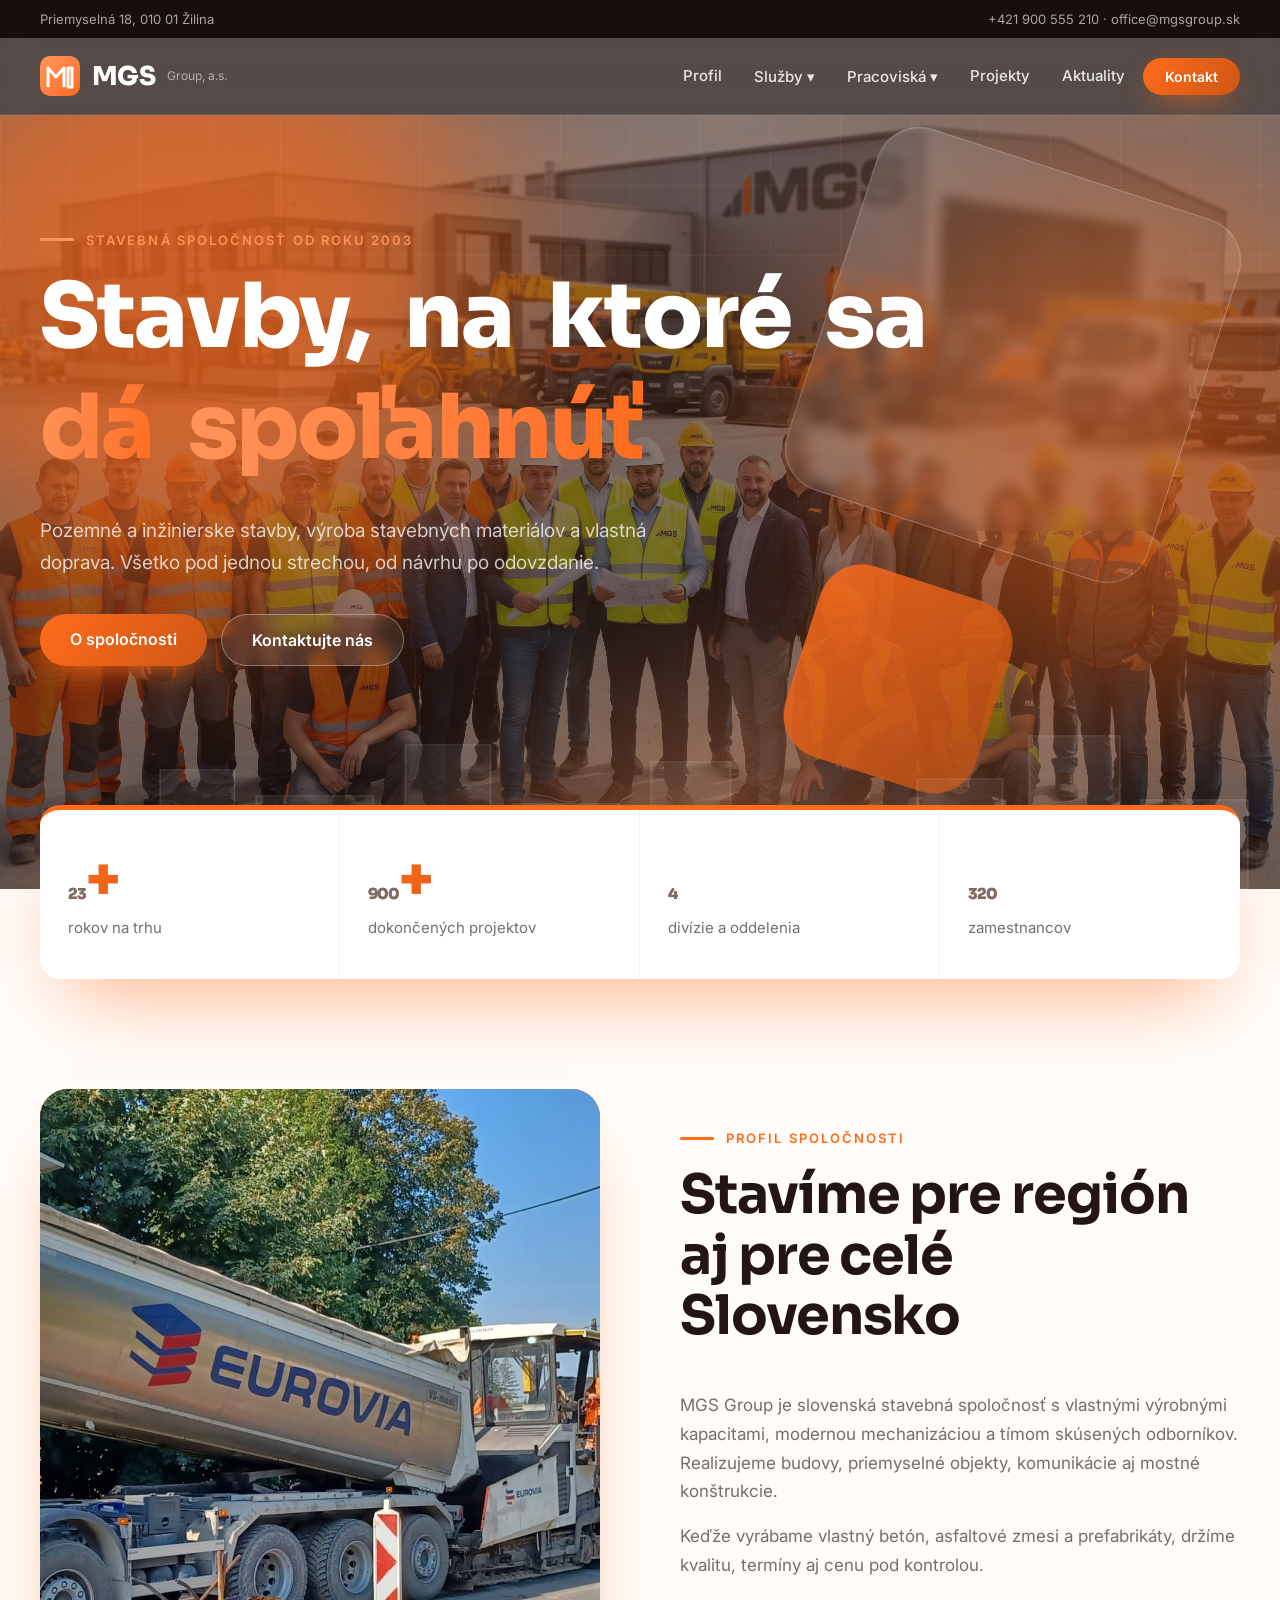
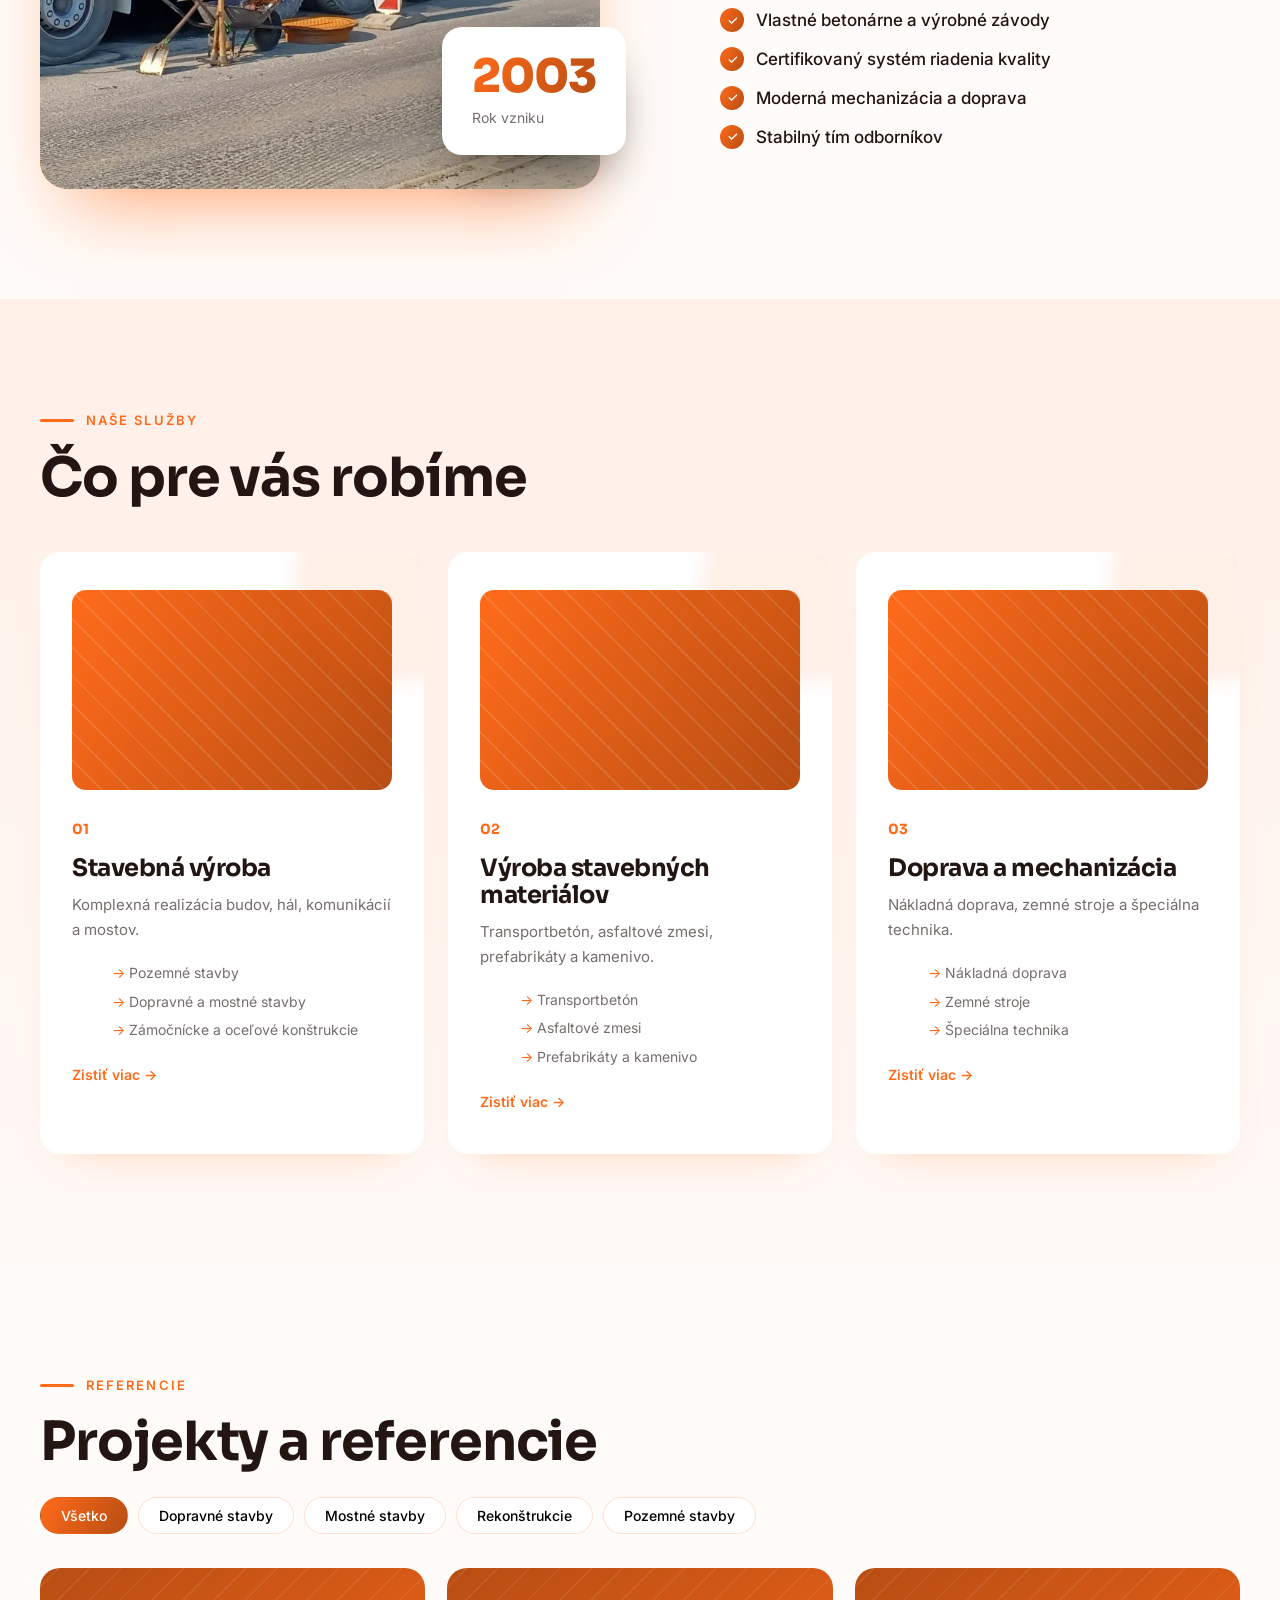
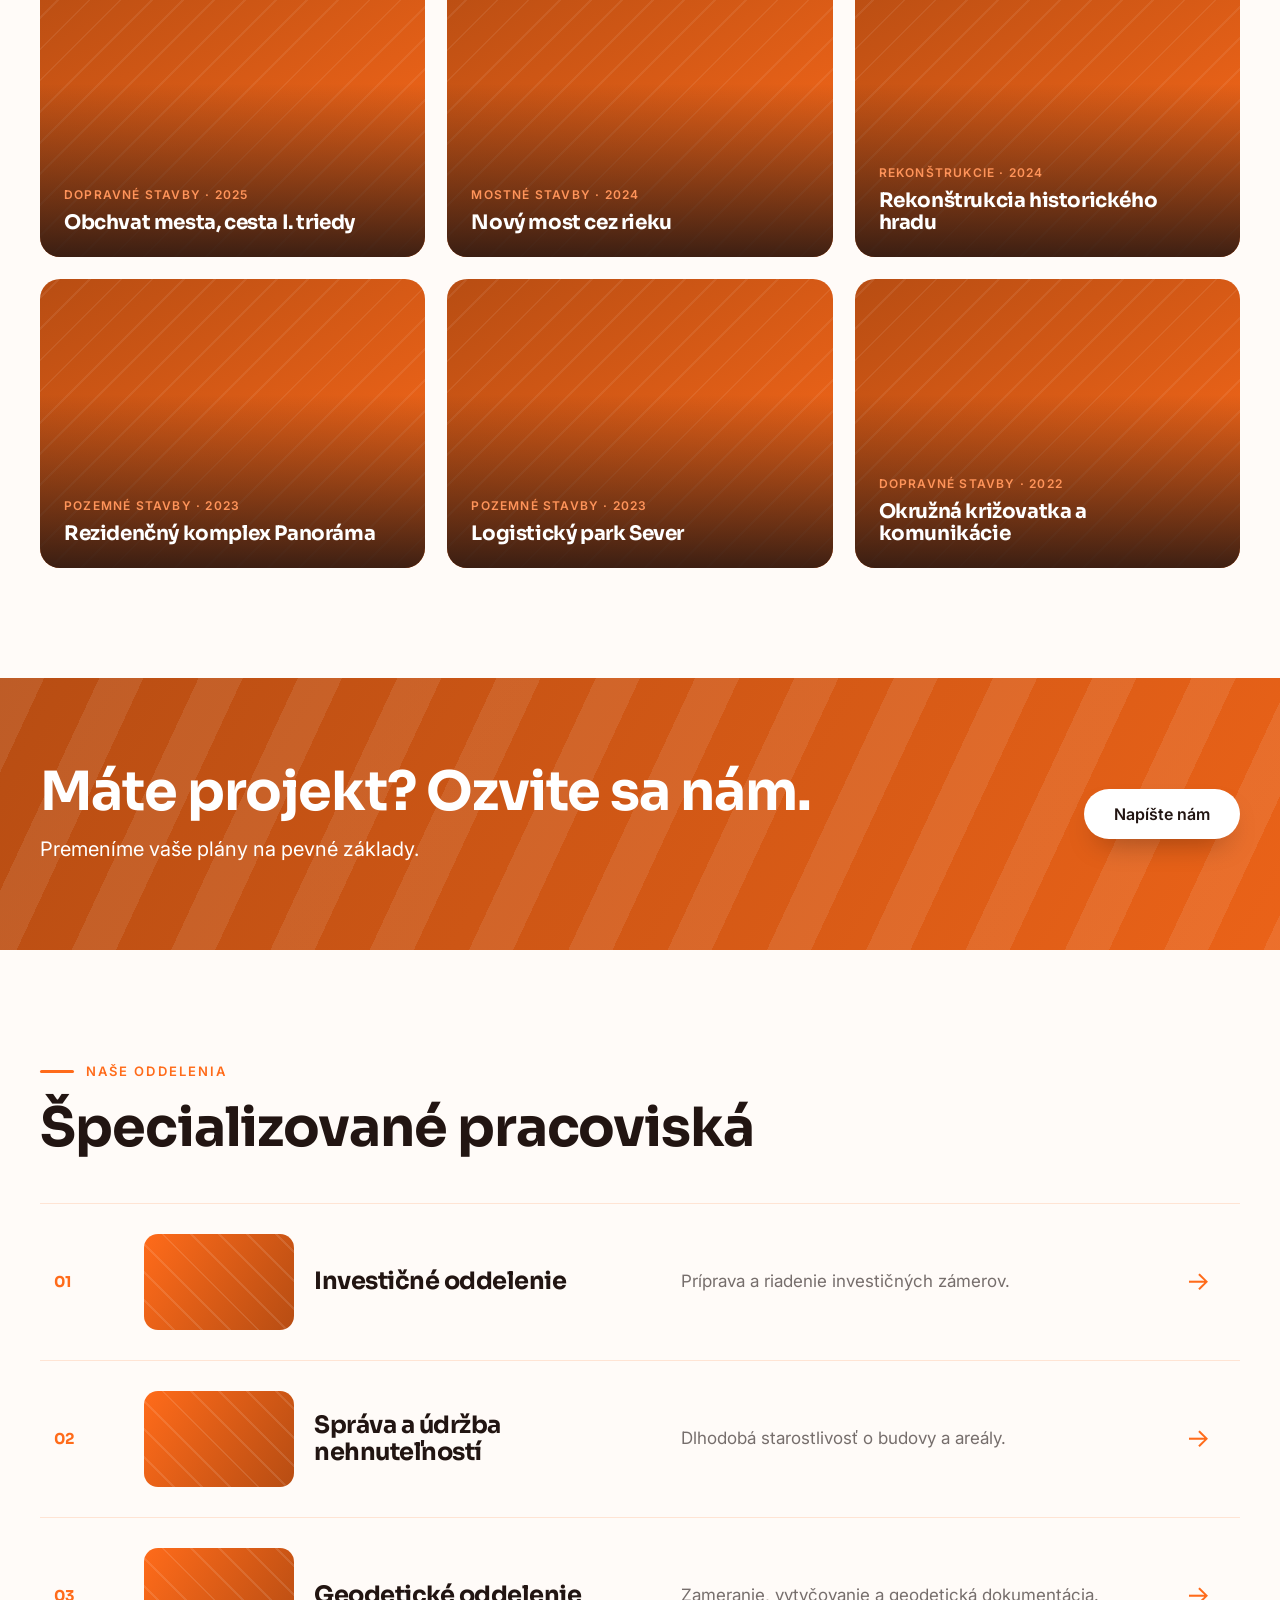
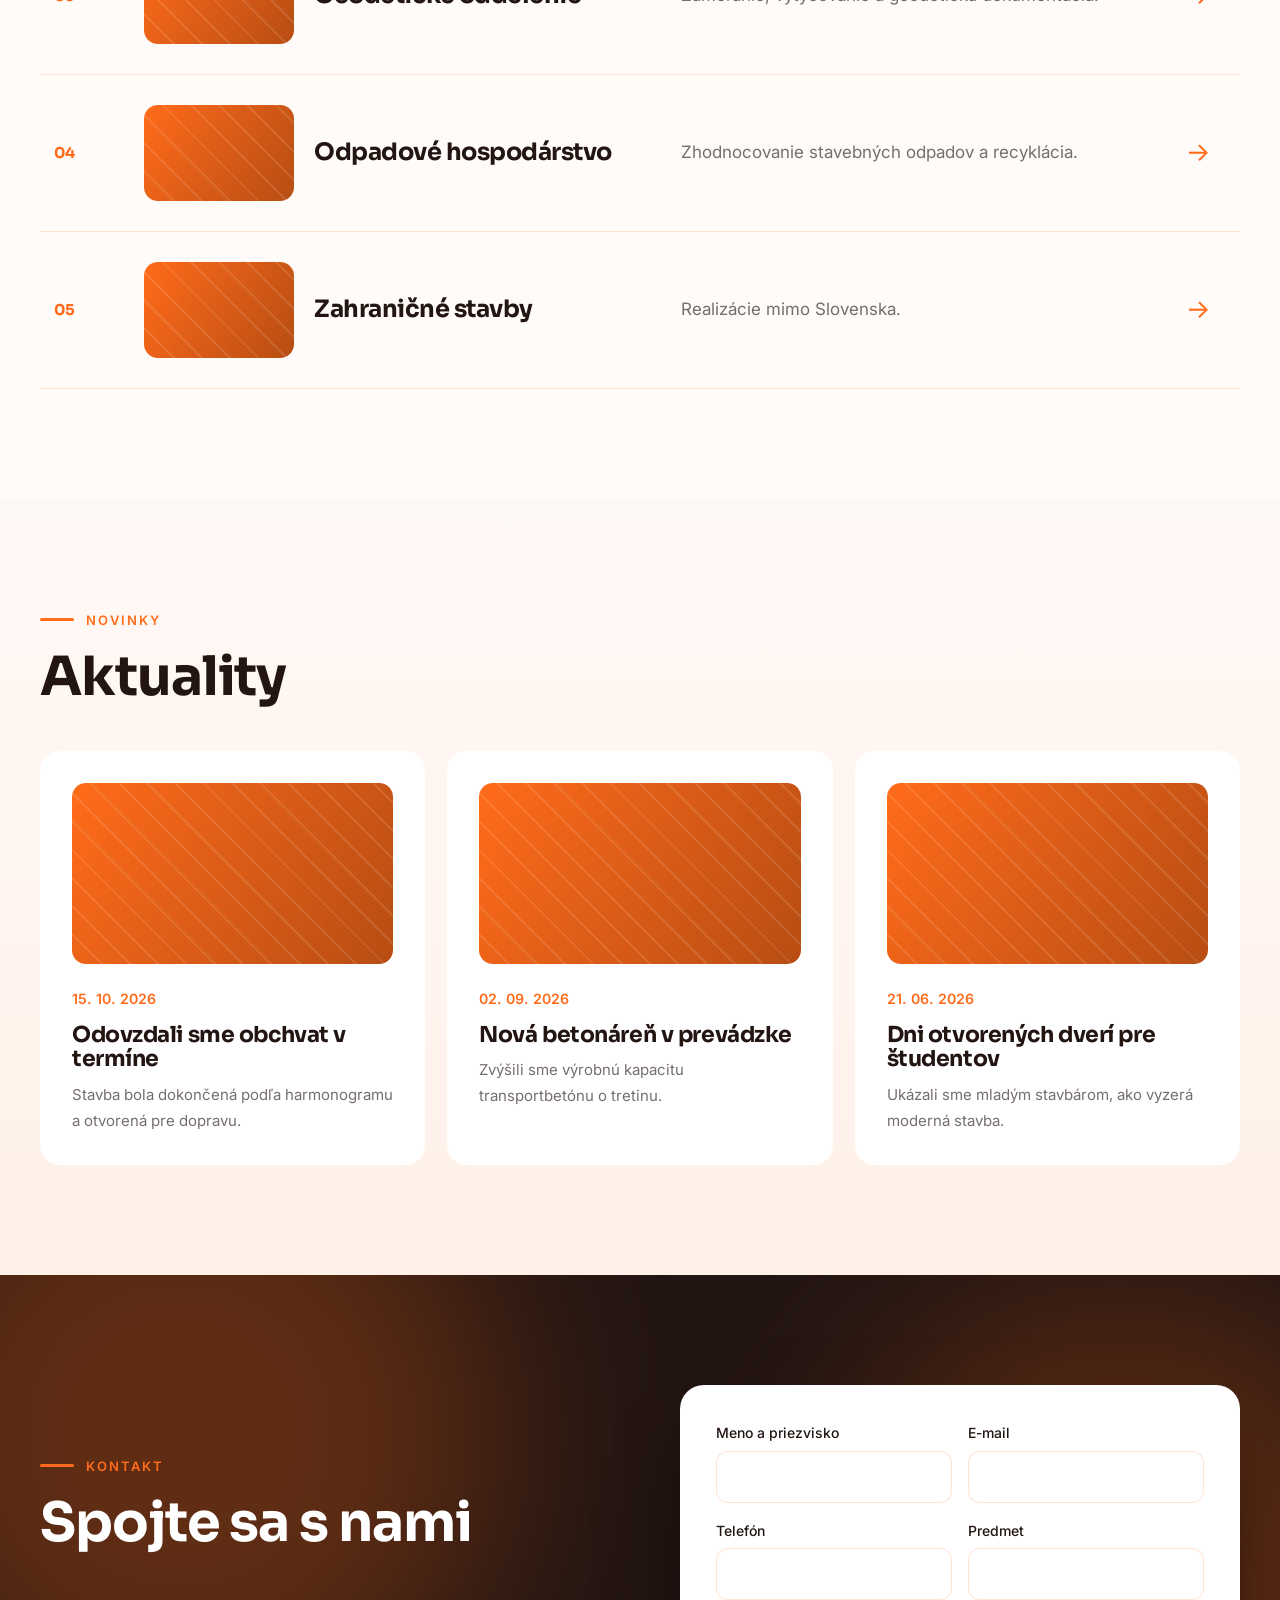
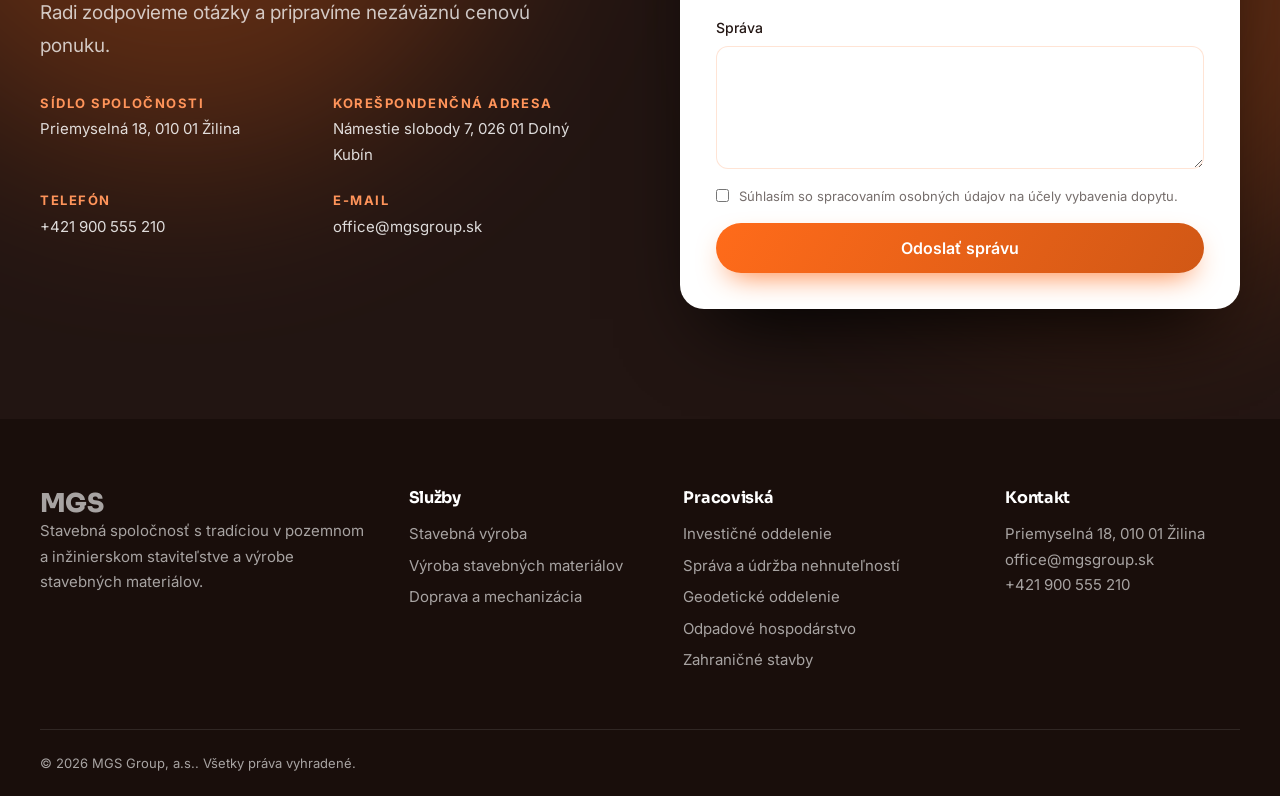
<file: index.html>
<!DOCTYPE html>
<html lang="sk">
<head>
<meta charset="utf-8">
<meta name="viewport" content="width=device-width, initial-scale=1">
<title>MGS Group – Stavebná spoločnosť</title>
<meta name="description" content="MGS Group, a.s. – pozemné a dopravné stavby, výroba stavebných materiálov, doprava a špecializované pracoviská.">
<link rel="preconnect" href="https://fonts.googleapis.com"><link rel="preconnect" href="https://fonts.gstatic.com" crossorigin>
<link href="https://fonts.googleapis.com/css2?family=Inter:wght@400;500;600&family=Sora:wght@600;700;800&display=swap" rel="stylesheet">
<link rel="stylesheet" href="/style.css">
</head>
<body>
<div class="progress" id="progress"></div>
<div class="topbar"><div class="wrap"><span id="t-addr"></span><span><a id="t-phone"></a> · <a id="t-mail"></a></span></div></div>
<header id="hdr"><div class="wrap bar">
<a class="logo" href="#hero" data-a="#hero"><svg viewBox="0 0 40 40" width="40" height="40"><defs><linearGradient id="lg" x1="0" y1="0" x2="1" y2="1"><stop style="stop-color:var(--ac2)"/><stop offset="1" style="stop-color:var(--ac)"/></linearGradient></defs><rect width="40" height="40" rx="10" fill="url(#lg)"/><path d="M8 31V12l8 9 8-9v19M28 31V12h4v19z" fill="none" stroke="#fff" stroke-width="3" stroke-linejoin="round"/></svg><b id="logo">MGS</b><small id="logoSub"></small></a>
<button class="burger" id="burger" aria-label="Menu" onclick="document.getElementById('nav').classList.toggle('open')"><i></i><i></i><i></i></button>
<nav id="nav"></nav></div></header>

<main id="home">
<section class="hero" id="hero">
<img class="bgimg" id="h-img" alt="" hidden>
<div class="mesh"><i></i><i></i><i></i></div><div class="grid"></div>
<div class="shape s1" data-p=".12"></div><div class="shape s2" data-p="-.08"></div>
<div class="wrap hero-in">
<p class="eyebrow" id="h-eyebrow"></p><h1 id="h-title"></h1><p class="lead" id="h-text"></p>
<div class="cta-row"><a class="btn" id="h-cta1" href="#profil" data-a="#profil"></a><a class="btn ghost" id="h-cta2" href="#kontakt" data-a="#kontakt"></a></div>
</div>
<svg class="sky" viewBox="0 0 1200 200" preserveAspectRatio="none" aria-hidden="true">
<g fill="#ffffff12" stroke="#ffffff30"><rect class="b" style="--i:0" x="40" y="110" width="90" height="90"/><rect class="b" style="--i:1" x="150" y="60" width="70" height="140"/><rect class="b" style="--i:2" x="240" y="90" width="110" height="110"/><rect class="b" style="--i:3" x="380" y="30" width="80" height="170"/><rect class="b" style="--i:4" x="480" y="100" width="100" height="100"/><rect class="b" style="--i:5" x="610" y="50" width="75" height="150"/><rect class="b" style="--i:6" x="710" y="120" width="120" height="80"/><rect class="b" style="--i:7" x="860" y="70" width="80" height="130"/><rect class="b" style="--i:8" x="965" y="20" width="85" height="180"/><rect class="b" style="--i:9" x="1070" y="95" width="100" height="105"/></g></svg>
</section>
<div class="wrap statwrap"><div class="stats" id="stats"></div></div>

<section id="profil"><div class="wrap two">
<div class="media rv"><div class="photo" id="p-photo"></div><div class="photo2" id="p-photo2"></div><div class="badge"><b id="p-year"></b><span id="p-ylabel"></span></div></div>
<div><p class="eyebrow rv" id="p-eyebrow"></p><h2 class="rv" id="p-title"></h2><div class="rv" id="p-text"></div><ul class="checks rv" id="p-points"></ul></div>
</div></section>

<section id="sluzby" class="tint"><div class="wrap">
<p class="eyebrow rv">Naše služby</p><h2 class="rv">Čo pre vás robíme</h2><div class="divs" id="divs"></div></div></section>

<section id="projekty"><div class="wrap">
<p class="eyebrow rv">Referencie</p><h2 class="rv">Projekty a referencie</h2>
<div class="chips rv" id="chips"></div><div class="projects" id="projects"></div></div></section>

<section class="banner"><img class="bgimg" id="b-img" alt="" hidden><div class="stripes"></div><div class="wrap bn">
<div><h2 class="rv" id="b-title"></h2><p class="rv" id="b-text"></p></div><a class="btn light rv" id="b-btn" href="#kontakt" data-a="#kontakt"></a></div></section>

<section id="pracoviska"><div class="wrap">
<p class="eyebrow rv">Naše oddelenia</p><h2 class="rv">Špecializované pracoviská</h2><div class="rows" id="rows"></div></div></section>

<section id="aktuality" class="tint"><div class="wrap">
<p class="eyebrow rv">Novinky</p><h2 class="rv">Aktuality</h2><div class="news" id="news"></div></div></section>
</main>

<main id="detail" hidden></main>

<section id="kontakt" class="dark"><div class="mesh soft"><i></i><i></i></div><div class="wrap two">
<div><p class="eyebrow rv">Kontakt</p><h2 class="rv" id="c-title"></h2><p class="lead rv" id="c-text"></p><div class="infos rv" id="infos"></div></div>
<form class="rv" name="kontakt" method="POST" data-netlify="true" action="/?odoslane">
<input type="hidden" name="form-name" value="kontakt">
<div class="f2"><label>Meno a priezvisko<input name="meno" required></label><label>E-mail<input name="email" type="email" required></label></div>
<div class="f2"><label>Telefón<input name="telefon"></label><label>Predmet<input name="predmet"></label></div>
<label>Správa<textarea name="sprava" rows="4" required></textarea></label>
<label class="chk"><input type="checkbox" required> Súhlasím so spracovaním osobných údajov na účely vybavenia dopytu.</label>
<button class="btn" type="submit">Odoslať správu</button>
</form></div></section>

<footer><div class="wrap cols">
<div><div class="logo f"><b id="f-name"></b></div><p>Stavebná spoločnosť s tradíciou v pozemnom a inžinierskom staviteľstve a výrobe stavebných materiálov.</p></div>
<div><h4>Služby</h4><div id="f-s"></div></div><div><h4>Pracoviská</h4><div id="f-p"></div></div>
<div><h4>Kontakt</h4><p id="f-contact"></p></div>
</div><div class="wrap copy">© <span id="yr"></span> <span id="f-legal"></span>. Všetky práva vyhradené.</div></footer>
<script src="/main.js"></script>
</body>
</html>
</file>
<file: style.css>
:root{--ac:#ff6b1a;--ac2:color-mix(in srgb,var(--ac) 72%,#fff);--acd:color-mix(in srgb,var(--ac) 72%,#000);--ink:color-mix(in srgb,var(--ac) 10%,#090b11);--ink2:color-mix(in srgb,var(--ac) 8%,#05060a);--bg:color-mix(in srgb,var(--ac) 3%,#fff);--t1:color-mix(in srgb,var(--ac) 10%,#fff);--t2:color-mix(in srgb,var(--ac) 4%,#fff);--mut:color-mix(in srgb,var(--ink) 62%,#fff);--v:var(--ac);--p:var(--ac);--c:var(--ac2);--o:var(--ac);--y:var(--ac2);--g:linear-gradient(120deg,var(--ac),var(--acd));--r:20px;--e:cubic-bezier(.2,.7,.2,1)}
*{box-sizing:border-box;margin:0}html{scroll-behavior:smooth;scroll-padding-top:96px}[hidden]{display:none!important}
body{font:400 17px/1.7 Inter,sans-serif;color:var(--ink);background:var(--bg);overflow-x:hidden}
h1,h2,h3,h4,.logo b,.stat b,.badge b{font-family:Sora,sans-serif;line-height:1.12;letter-spacing:-.02em}
.wrap{width:min(1200px,100% - 48px);margin:auto;position:relative}a{color:inherit}
section{padding:110px 0;position:relative}.tint{background:linear-gradient(180deg,var(--t1),var(--t2))}.dark{background:var(--ink);color:#fff;overflow:hidden}
h2{font-size:clamp(32px,4.4vw,54px);font-weight:700;margin-bottom:44px;max-width:16em}
.gt,.acc i,.stat b{background:var(--g);-webkit-background-clip:text;background-clip:text;color:transparent}
.eyebrow{font-weight:600;font-size:13px;letter-spacing:.16em;text-transform:uppercase;margin-bottom:16px;display:flex;align-items:center;gap:12px;color:var(--p)}
.eyebrow::before{content:"";width:34px;height:3px;border-radius:3px;background:var(--g)}
.lead{font-size:19px;color:var(--mut);max-width:34em}.dark .lead,.hero .lead,.dhero .lead{color:#ffffffbf}
.btn{display:inline-block;position:relative;overflow:hidden;background:var(--g);background-size:160%;color:#fff;text-decoration:none;font:600 16px Inter;padding:15px 30px;border:0;border-radius:99px;cursor:pointer;transition:transform .3s var(--e),box-shadow .3s;box-shadow:0 12px 30px -12px var(--p)}
.btn::after{content:"";position:absolute;inset:0;background:linear-gradient(105deg,transparent 30%,#ffffff55 50%,transparent 70%);transform:translateX(-120%);transition:transform .7s}
.btn:hover{transform:translateY(-3px);box-shadow:0 18px 38px -10px var(--p)}.btn:hover::after{transform:translateX(120%)}
.btn.sm{padding:10px 22px;font-size:14px}.btn.ghost{background:#ffffff14;border:1.5px solid #ffffff55;box-shadow:none;backdrop-filter:blur(8px)}.btn.light{background:#fff;color:var(--ink);box-shadow:0 14px 30px -14px #0006}
.progress{position:fixed;top:0;left:0;height:4px;width:100%;background:var(--g);transform:scaleX(0);transform-origin:left;z-index:100}
.topbar{background:var(--ink2);color:#ffffffa0;font-size:13px;padding:8px 0}.topbar .wrap{display:flex;justify-content:space-between;gap:12px}.topbar a{text-decoration:none}.topbar a:hover{color:var(--c)}
header{position:sticky;top:0;z-index:60;background:color-mix(in srgb,var(--ink) 77%,transparent);backdrop-filter:blur(16px);color:#fff;border-bottom:1px solid #ffffff14;transition:box-shadow .3s}header.s{box-shadow:0 12px 40px -16px #000a}
.bar{display:flex;justify-content:space-between;align-items:center;height:76px}
.logo{display:flex;align-items:center;gap:12px;text-decoration:none}.logo b{font-size:26px;font-weight:800}.logo small{color:#ffffff90;font-size:12px;line-height:1.2;max-width:90px}
nav{display:flex;align-items:center;gap:4px}nav>a,.dd>a{padding:10px 14px;text-decoration:none;font-weight:500;font-size:15px;border-radius:99px;transition:.25s;color:#ffffffdd}nav>a:not(.btn):hover,.dd>a:hover{background:#ffffff1c;color:#fff}
.dd{position:relative}.menu{position:absolute;left:0;top:100%;min-width:270px;background:#fff;color:var(--ink);border-radius:16px;box-shadow:0 30px 60px -20px #000a;padding:8px;opacity:0;visibility:hidden;transform:translateY(10px);transition:.3s var(--e)}
.dd:hover .menu,.dd.open .menu{opacity:1;visibility:visible;transform:none}.menu a{display:block;padding:11px 14px;text-decoration:none;border-radius:10px;font-size:15px;font-weight:500}.menu a:hover{background:var(--t1);color:var(--v)}
.burger{display:none;background:none;border:0;width:44px;height:44px;cursor:pointer;flex-direction:column;justify-content:center;gap:6px;align-items:center}.burger i{width:26px;height:2.5px;background:#fff;border-radius:2px}
.hero,.dhero{background:var(--ink);color:#fff;overflow:hidden;position:relative}
.hero{min-height:86vh;display:flex;align-items:center;padding:90px 0 200px}.dhero{padding:80px 0 170px}
.bgimg{position:absolute;inset:0;width:100%;height:100%;object-fit:cover;opacity:.38}.banner .bgimg{opacity:.3;mix-blend-mode:luminosity}
.mesh{position:absolute;inset:0;overflow:hidden}.mesh i{position:absolute;border-radius:50%;filter:blur(100px);animation:bl 14s ease-in-out infinite alternate}
.mesh i:nth-child(1){width:640px;height:640px;background:var(--ac);left:-140px;top:-160px;opacity:.7}.mesh i:nth-child(2){width:560px;height:560px;background:var(--ac);right:-120px;top:5%;opacity:.5;animation-delay:-5s}
.mesh i:nth-child(3){width:520px;height:520px;background:var(--ac2);left:38%;bottom:-300px;opacity:.35;animation-delay:-9s}.mesh.soft i{opacity:.28!important}
@keyframes bl{to{transform:translate(70px,50px) scale(1.2)}}
.grid{position:absolute;inset:0;background-image:linear-gradient(#ffffff0c 1px,transparent 1px),linear-gradient(90deg,#ffffff0c 1px,transparent 1px);background-size:70px 70px;animation:gm 40s linear infinite;mask-image:linear-gradient(#000,transparent 90%)}@keyframes gm{to{background-position:70px 70px}}
.shape{position:absolute;border-radius:44px;transform:rotate(18deg) translateY(var(--y,0));will-change:transform}
.s1{width:380px;height:380px;right:6%;top:50px;background:linear-gradient(135deg,#ffffff26,#ffffff05);border:1.5px solid #ffffff40;backdrop-filter:blur(6px);animation:fl 9s ease-in-out infinite}
.s2{width:200px;height:200px;right:22%;bottom:110px;background:var(--g);opacity:.85;animation:fl 11s ease-in-out infinite reverse}@keyframes fl{50%{translate:0 -26px}}
.hero-in{position:relative}.hero .eyebrow,.dhero .eyebrow{color:var(--c)}.hero .eyebrow::before,.dhero .eyebrow::before{background:var(--c)}
h1{font-size:clamp(44px,7vw,94px);font-weight:800;max-width:11em;margin-bottom:26px}h1.d1{font-size:clamp(40px,6vw,76px)}
h1 .w{display:inline-block;overflow:hidden;vertical-align:top;padding:0 .2em .12em 0}
h1 .w i{display:inline-block;font-style:normal;transform:translateY(115%);animation:up .9s var(--e) forwards;animation-delay:calc(.1s + var(--i)*.08s)}@keyframes up{to{transform:none}}
.hero .lead,.dhero .lead{margin-bottom:34px}.cta-row{display:flex;gap:14px;flex-wrap:wrap}
.crumbs{display:flex;gap:10px;flex-wrap:wrap;font-size:14px;color:#ffffff90;margin-bottom:30px}.crumbs a{text-decoration:none}.crumbs a:hover{color:var(--c)}.crumbs b{color:#fff;font-weight:500}
.sky{position:absolute;left:0;bottom:0;width:100%;height:170px}.b{transform-box:fill-box;transform-origin:bottom;transform:scaleY(0);animation:gr 1.4s var(--e) forwards;animation-delay:calc(.4s + var(--i)*.1s)}@keyframes gr{to{transform:none}}
.statwrap{margin-top:-84px;z-index:5}
.stats{display:grid;grid-template-columns:repeat(4,1fr);background:#fff;border-radius:var(--r);box-shadow:0 40px 80px -30px color-mix(in srgb,var(--ac) 53%,transparent);overflow:hidden}.stats.n2{grid-template-columns:repeat(2,1fr)}.stats.n3{grid-template-columns:repeat(3,1fr)}
.stat{padding:38px 28px;border-right:1px solid color-mix(in srgb,var(--ac) 10%,transparent);transition:background .3s}.stat:last-child{border:0}.stat:hover{background:var(--t1)}
.stat b{display:block;font-size:clamp(38px,4.5vw,58px);font-weight:800}.stat span{color:var(--mut);font-size:15px}
.two{display:grid;grid-template-columns:1fr 1fr;gap:80px;align-items:center}
.media{position:relative}.photo{aspect-ratio:4/5;border-radius:28px;background:linear-gradient(150deg,var(--acd),var(--ac) 60%,var(--ac2));position:relative;overflow:hidden;box-shadow:0 40px 70px -30px color-mix(in srgb,var(--ac) 60%,transparent)}
.photo::before{content:"";position:absolute;inset:0;background:repeating-linear-gradient(45deg,#ffffff12 0 2px,transparent 2px 24px)}.photo::after{content:"";position:absolute;width:60%;aspect-ratio:1;border-radius:50%;background:var(--ac2);filter:blur(70px);opacity:.45;right:-10%;bottom:-10%}.photo img{position:absolute;inset:0;width:100%;height:100%;object-fit:cover;z-index:1}
.badge{position:absolute;right:-26px;bottom:34px;z-index:2;background:#fff;border-radius:var(--r);padding:24px 30px;box-shadow:0 28px 50px -20px #000a;animation:fl 6s ease-in-out infinite}
.badge b{display:block;font-size:46px;font-weight:800;background:var(--g);-webkit-background-clip:text;background-clip:text;color:transparent}.badge span{color:var(--mut);font-size:14px}
.txt p,#p-text p{color:var(--mut);margin-bottom:16px}
.checks{list-style:none;margin-top:26px;display:grid;gap:10px;font-weight:500}.checks li{padding-left:36px;position:relative}
.checks li::before{content:"✓";position:absolute;left:0;top:2px;width:24px;height:24px;border-radius:50%;background:var(--g);color:#fff;font-size:13px;display:grid;place-items:center;line-height:1}
.divs{display:grid;grid-template-columns:repeat(3,1fr);gap:24px}
.div{background:#fff;border-radius:var(--r);padding:38px 32px;position:relative;overflow:hidden;text-decoration:none;display:block;transition:transform .4s var(--e),box-shadow .4s;box-shadow:0 20px 40px -30px color-mix(in srgb,var(--ac) 40%,transparent)}
.div::before{content:"";position:absolute;inset:0;background:var(--g);transform:translateY(101%);transition:transform .5s var(--e)}
.div>*{position:relative;transition:color .4s}.div:hover{transform:translateY(-10px);box-shadow:0 36px 60px -24px color-mix(in srgb,var(--ac) 67%,transparent)}.div:hover::before{transform:none}.div:hover>*{color:#fff!important}
.div .n{font:700 14px Sora;color:var(--p)}.div h3{font-size:24px;margin:12px 0 10px}.div p{color:var(--mut);font-size:15px}.div ul{list-style:none;margin:18px 0;font-size:14px;display:grid;gap:5px;color:var(--mut)}
.div li::before{content:"→ ";color:var(--p)}.div .more{font-weight:600;font-size:14px;color:var(--v)}
.chips{display:flex;gap:10px;flex-wrap:wrap;margin:-20px 0 34px}
.chip{font:500 14px Inter;padding:9px 20px;border-radius:99px;border:1.5px solid color-mix(in srgb,var(--ac) 20%,transparent);background:#fff;cursor:pointer;transition:.25s}.chip:hover{border-color:var(--p)}.chip.on{background:var(--g);color:#fff;border-color:transparent}
.projects{display:grid;grid-template-columns:repeat(3,1fr);gap:22px}
.proj{aspect-ratio:4/3;border-radius:var(--r);position:relative;overflow:hidden;background:linear-gradient(150deg,var(--acd),var(--ac));animation:pop .6s var(--e)}.proj:nth-child(3n+2){background:linear-gradient(150deg,var(--acd),var(--ac))}.proj:nth-child(3n){background:linear-gradient(150deg,var(--acd),var(--ac))}.proj.hide{display:none}
@keyframes pop{from{opacity:0;transform:scale(.94)}}
.proj::before{content:"";position:absolute;inset:0;background:repeating-linear-gradient(-45deg,#ffffff12 0 2px,transparent 2px 22px);transition:transform .8s var(--e)}
.proj img{position:absolute;inset:0;width:100%;height:100%;object-fit:cover;transition:transform .9s var(--e)}.proj:hover img,.proj:hover::before{transform:scale(1.1)}
.proj::after{content:"";position:absolute;inset:0;background:linear-gradient(transparent 40%,color-mix(in srgb,var(--ink) 87%,transparent))}
.proj div{position:absolute;left:24px;right:24px;bottom:22px;z-index:2;color:#fff;transition:transform .5s var(--e)}.proj:hover div{transform:translateY(-6px)}
.proj small{color:var(--ac2);font-weight:600;letter-spacing:.1em;text-transform:uppercase;font-size:12px}.proj h3{font-size:20px;margin-top:4px}
.banner{background:linear-gradient(120deg,var(--ac),var(--ac),var(--ac2),var(--ac));background-size:300% 100%;animation:gs 10s linear infinite;color:#fff;padding:84px 0;overflow:hidden}@keyframes gs{to{background-position:300% 0}}
.banner h2{margin-bottom:10px}.banner p{font-size:20px;opacity:.95}
.stripes{position:absolute;inset:0;background:repeating-linear-gradient(115deg,#ffffff16 0 40px,transparent 40px 90px);animation:sm 20s linear infinite}@keyframes sm{to{background-position:180px 0}}
.bn{display:flex;justify-content:space-between;align-items:center;gap:30px;flex-wrap:wrap}
.rows{border-top:1px solid color-mix(in srgb,var(--ac) 16%,transparent)}.row{display:grid;grid-template-columns:70px 150px 1fr 1.4fr 40px;gap:20px;align-items:center;padding:30px 14px;border-bottom:1px solid color-mix(in srgb,var(--ac) 16%,transparent);text-decoration:none;position:relative;transition:.4s var(--e)}
.row::before{content:"";position:absolute;left:0;top:0;bottom:0;width:5px;background:var(--g);transform:scaleY(0);transition:transform .4s var(--e)}
.row:hover{background:#fff;padding-left:32px;box-shadow:0 20px 40px -28px color-mix(in srgb,var(--ac) 53%,transparent)}.row:hover::before{transform:none}.row .n{font:700 15px Sora;color:var(--p)}.row h3{font-size:24px}.row p{color:var(--mut)}.row .ar{font-size:26px;color:var(--p);transition:transform .4s var(--e)}.row:hover .ar{transform:translateX(8px)}
.news{display:grid;grid-template-columns:repeat(3,1fr);gap:22px}.nw{background:#fff;border-radius:var(--r);padding:32px;transition:.4s var(--e);position:relative;overflow:hidden}.nw::after{content:"";position:absolute;left:0;right:0;bottom:0;height:5px;background:var(--g);transform:scaleX(0);transform-origin:left;transition:transform .5s var(--e)}
.nw:hover{transform:translateY(-8px);box-shadow:0 30px 50px -26px color-mix(in srgb,var(--ac) 53%,transparent)}.nw:hover::after{transform:none}.nw small{color:var(--p);font-weight:600}.nw h3{font-size:22px;margin:10px 0}.nw p{color:var(--mut);font-size:15px}
.feat{display:grid;grid-template-columns:repeat(3,1fr);gap:22px}.ft{background:#fff;border-radius:var(--r);padding:34px;transition:.4s var(--e);box-shadow:0 20px 40px -30px color-mix(in srgb,var(--ac) 40%,transparent)}.ft:hover{transform:translateY(-8px);box-shadow:0 34px 56px -24px color-mix(in srgb,var(--ac) 67%,transparent)}
.ic{width:50px;height:50px;border-radius:15px;background:var(--g);color:#fff;display:grid;place-items:center;font:700 18px Sora;margin-bottom:18px;box-shadow:0 12px 24px -10px var(--p)}.ft h3{font-size:21px;margin-bottom:8px}.ft p{color:var(--mut);font-size:15px}
.infos{display:grid;grid-template-columns:1fr 1fr;gap:26px;margin-top:34px}.infos h4{font-size:13px;color:var(--c);text-transform:uppercase;letter-spacing:.12em;font-family:Inter;margin-bottom:6px}.infos p{color:#ffffffd8;font-size:15px}
form{background:#fff;color:var(--ink);border-radius:24px;padding:36px;display:grid;gap:16px;box-shadow:0 40px 80px -30px #000}.f2{display:grid;grid-template-columns:1fr 1fr;gap:16px}
label{display:grid;gap:6px;font-size:14px;font-weight:500}input,textarea{font:inherit;border:1.5px solid color-mix(in srgb,var(--ac) 18%,transparent);border-radius:12px;padding:13px;outline:0;transition:.25s;width:100%}
input:focus,textarea:focus{border-color:var(--p);box-shadow:0 0 0 4px color-mix(in srgb,var(--ac) 13%,transparent)}.chk{display:flex;gap:10px;font-weight:400;font-size:13px;color:var(--mut);align-items:flex-start}.chk input{width:auto;margin-top:4px}
#kontakt .wrap{z-index:2}footer{background:var(--ink2);color:#ffffff9e;padding:70px 0 0;font-size:15px}.cols{display:grid;grid-template-columns:1.4fr 1fr 1.2fr 1fr;gap:40px}
footer h4{color:#fff;margin-bottom:14px;font-size:16px}footer a{display:block;text-decoration:none;margin-bottom:6px}footer a:hover{color:var(--c)}
.copy{margin-top:50px;padding:22px 0;border-top:1px solid #ffffff1a;font-size:13px}
.rv{opacity:0;transform:translateY(34px);transition:opacity .9s var(--e),transform .9s var(--e);transition-delay:var(--d,0s)}.rv.in{opacity:1;transform:none}
#detail.pg{animation:pgin .7s var(--e)}@keyframes pgin{from{opacity:0;transform:translateY(24px)}}
@media(max-width:980px){.divs,.news,.projects,.feat{grid-template-columns:1fr 1fr}.cols{grid-template-columns:1fr 1fr}.two{grid-template-columns:1fr;gap:50px}.badge{right:14px}.stats,.stats.n3{grid-template-columns:1fr 1fr}.stat:nth-child(2){border:0}
.burger{display:flex}nav{position:absolute;left:0;right:0;top:76px;background:color-mix(in srgb,var(--ink) 96%,transparent);flex-direction:column;align-items:stretch;padding:12px 24px 24px;gap:0;display:none;max-height:80vh;overflow:auto}nav.open{display:flex}
.menu{position:static;opacity:1;visibility:visible;transform:none;box-shadow:none;background:none;color:#fff;padding:0 0 0 14px;display:none}.menu a:hover{background:#ffffff14;color:#fff}.dd.open .menu{display:block}.topbar{display:none}.s1{opacity:.5}}
@media(max-width:640px){section{padding:76px 0}.divs,.news,.projects,.infos,.f2,.cols,.feat,.stats,.stats.n2,.stats.n3{grid-template-columns:1fr}.stat{border:0}.row{grid-template-columns:40px 1fr}.row p,.row .ar,.thumb{display:none}.gal{grid-template-columns:1fr;grid-auto-rows:220px}.gal div:first-child{grid-row:auto}.hero{padding-bottom:150px}}
@media(prefers-reduced-motion:reduce){*{animation:none!important;transition:none!important}.rv,h1 .w i,.b{opacity:1;transform:none}}


/* === single-colour theme + photo slots === */
.hero::before{content:"";position:absolute;width:460px;height:460px;border-radius:50%;background:var(--ac2);filter:blur(130px);opacity:.22;right:28%;top:-140px;animation:bl 16s ease-in-out infinite alternate}
.hero .acc i,.dhero .acc i{background:linear-gradient(100deg,var(--ac2),var(--ac));-webkit-background-clip:text;background-clip:text;color:transparent}
.tint{background:linear-gradient(180deg,var(--t1),var(--t2))}#pracoviska{background:var(--bg)}#aktuality{background:linear-gradient(180deg,var(--t2),var(--t1))}
.banner{background:linear-gradient(120deg,var(--acd),var(--ac),var(--acd));background-size:300% 100%}
.stats{border-top:5px solid var(--ac)}.eyebrow::before{background:var(--ac)}
.div::after{content:"";position:absolute;right:-70px;top:-70px;width:200px;height:200px;border-radius:50%;background:var(--ac);opacity:.1;filter:blur(10px);transition:.5s}.div:hover::after{opacity:0}
.cimg,.thumb,.nimg,.photo2,.gal div{background:var(--g);position:relative;overflow:hidden}
.cimg::before,.thumb::before,.nimg::before,.gal div::before{content:"";position:absolute;inset:0;background:repeating-linear-gradient(45deg,#ffffff1c 0 2px,transparent 2px 20px)}
.cimg img,.thumb img,.nimg img,.photo2 img,.gal img{position:absolute;inset:0;width:100%;height:100%;object-fit:cover;z-index:1;transition:transform .8s var(--e)}
.cimg{display:block;aspect-ratio:16/10;border-radius:14px;margin-bottom:24px}.div:hover .cimg img,.nw:hover .nimg img,.row:hover .thumb img,.gal div:hover img{transform:scale(1.1)}
.thumb{width:150px;height:96px;border-radius:14px}.nimg{display:block;aspect-ratio:16/9;border-radius:14px;margin-bottom:20px}
.photo2{position:absolute;left:-34px;bottom:-34px;width:44%;aspect-ratio:1;border-radius:24px;border:7px solid var(--bg);z-index:2;box-shadow:0 30px 50px -20px color-mix(in srgb,var(--ac) 55%,transparent)}
.gal{display:grid;grid-template-columns:repeat(auto-fit,minmax(260px,1fr));grid-auto-rows:250px;gap:18px}.gal div{border-radius:var(--r);box-shadow:0 24px 44px -26px color-mix(in srgb,var(--ac) 55%,transparent)}
.sw{position:fixed;right:18px;bottom:18px;z-index:90;display:flex;gap:8px;padding:10px 14px;background:#fffffff2;border-radius:99px;box-shadow:0 14px 40px -12px #000a;align-items:center;font:600 12px Inter;color:#333}
.sw button{width:26px;height:26px;border-radius:50%;border:2px solid #fff;box-shadow:0 0 0 1px #0003;cursor:pointer;transition:transform .2s}.sw button:hover{transform:scale(1.2)}
@media(max-width:980px){.thumb{display:none}.row{grid-template-columns:60px 1fr 40px}.row p{display:none}.photo2{left:-10px}}
@media(max-width:640px){.gal{grid-template-columns:1fr;grid-auto-rows:220px}}
</file>
